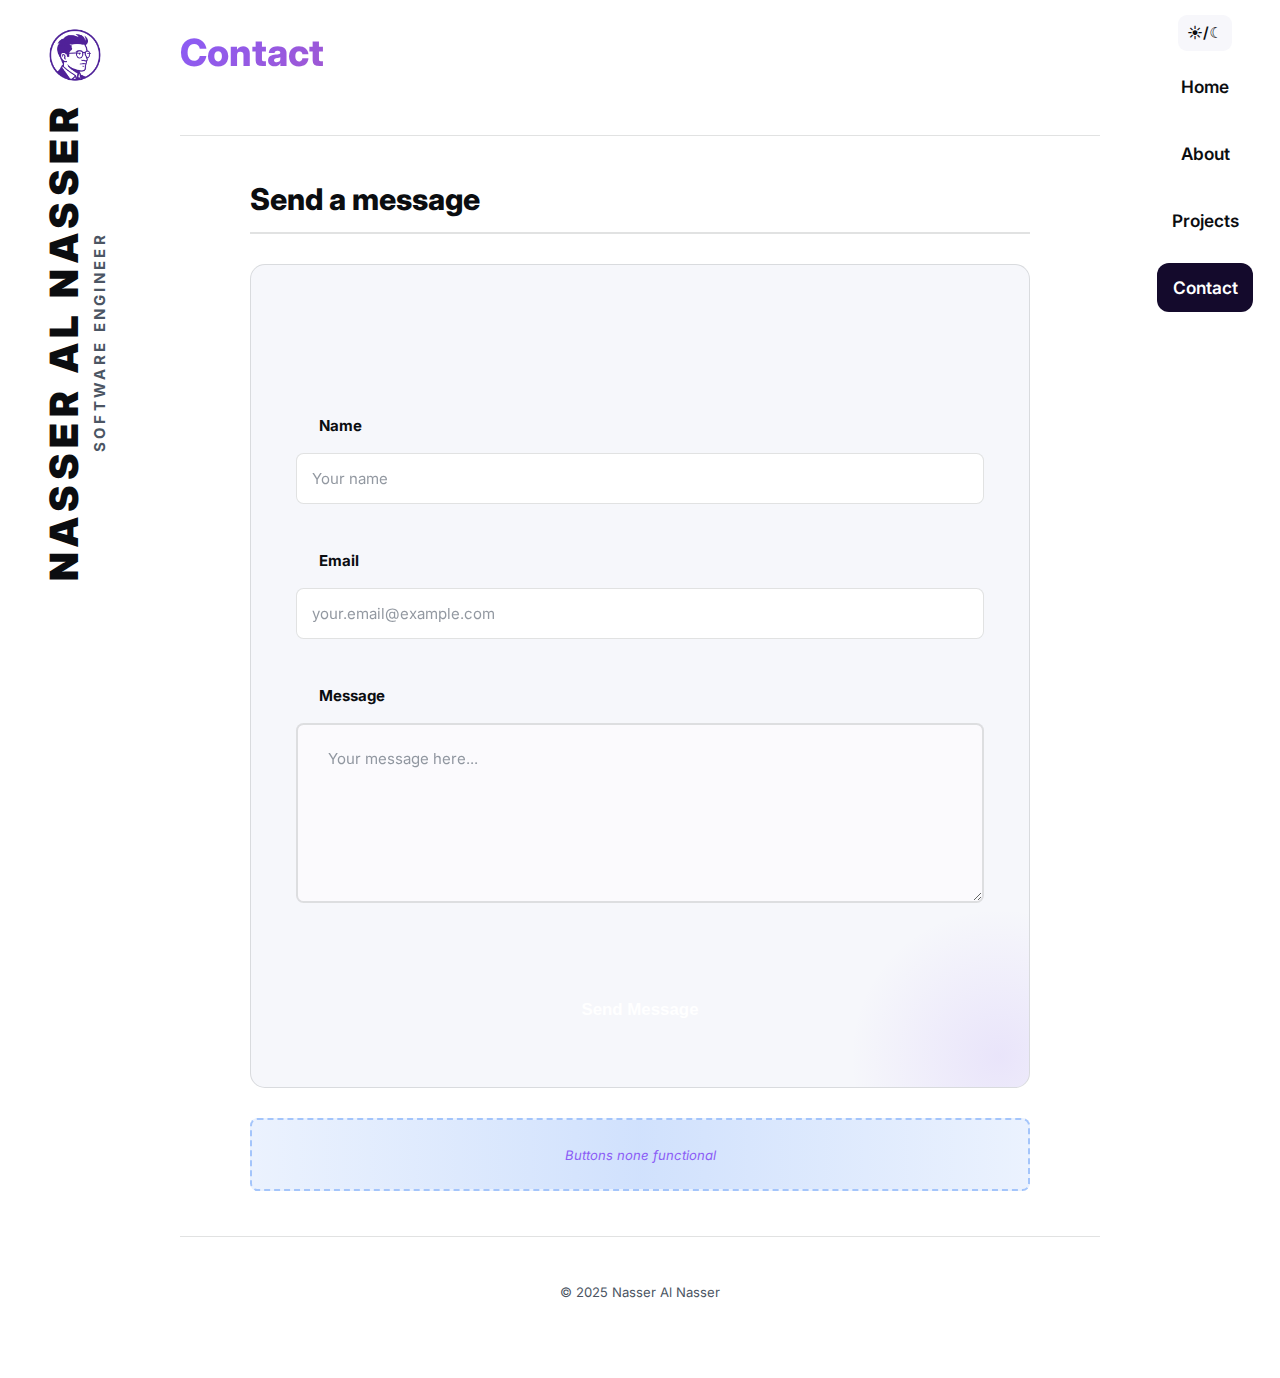
<file: contact.html>
<!DOCTYPE html>
<html lang="en">
<head>
  <meta charset="utf-8" />
  <meta name="viewport" content="width=device-width, initial-scale=1" />
  <title>Contact — Nasser Al Nasser</title>
   <link rel="icon" href="images/headshot.jpg" type="image/jpg">
  <link rel="icon" href="data:," />
  <script>/* placeholder */</script>
  <link rel="preconnect" href="https://fonts.googleapis.com">
  <link rel="stylesheet" href="https://fonts.googleapis.com/css2?family=Inter:wght@400;600;800&display=swap">
  <link rel="stylesheet" href="/styles/theme.css">
  <link rel="stylesheet" href="/styles/nav.css">
  <link rel="stylesheet" href="/styles/contact.css">
</head>

<body class="frame">
  <!-- Left Rail-->
  <aside class="rail rail--brand" aria-label="Brand">
    <a class="brand" href="index.html">
      <img class="brand__logo" src="images/logo.png" alt="">
      <span class="brand__text">
        <span class="brand__name">NASSER AL NASSER</span>
        <span class="brand__role">SOFTWARE ENGINEER</span>
      </span>
    </a>
  </aside>

  <main class="content" id="main-content">
    <header class="page-header">
      <h1>Contact</h1>
    </header>

    <section class="contact-section" aria-labelledby="form-title">
      <h2 id="form-title">Send a message</h2>

      <form class="contact-form" action="#" method="post">
        <fieldset class="form-fieldset">
          <legend class="form-legend">Contact Form</legend>

          <div class="form-group">
            <label for="name" class="form-label">Name</label>
            <input id="name" name="name" type="text" class="form-input" placeholder="Your name" required />
          </div>

          <div class="form-group">
            <label for="email" class="form-label">Email</label>
            <input id="email" name="email" type="email" class="form-input" placeholder="your.email@example.com" required />
          </div>

          <div class="form-group">
            <label for="msg" class="form-label">Message</label>
            <textarea id="msg" name="msg" rows="5" class="form-textarea" placeholder="Your message here..."></textarea>
          </div>

          <div class="form-actions">
            <button type="submit" class="btn-submit">Send Message</button>
          </div>
        </fieldset>
      </form>

      <p class="form-notice"><small><em>Buttons none functional</em></small></p>
    </section>
    
    <footer class="page-footer">
      <p>&copy; 2025 Nasser Al Nasser</p>
    </footer>
  </main>

  <!-- Right Rail -->
  <nav class="rail rail--nav" aria-label="Primary">
    <!-- Theme toggle -->
    <label class="theme-toggle" for="theme-toggle" title="Toggle light/dark">☀︎/☾</label>
    <input hidden type="checkbox" id="theme-toggle" aria-label="Toggle light or dark theme">
    
    <ul class="vnav">
      <li><a href="index.html">Home</a></li>
      <li><a href="about.html">About</a></li>
      <li><a href="projects.html">Projects</a></li>
      <li><a href="contact.html" aria-current="page">Contact</a></li>
    </ul>
  </nav>

</body>
</html>
</file>
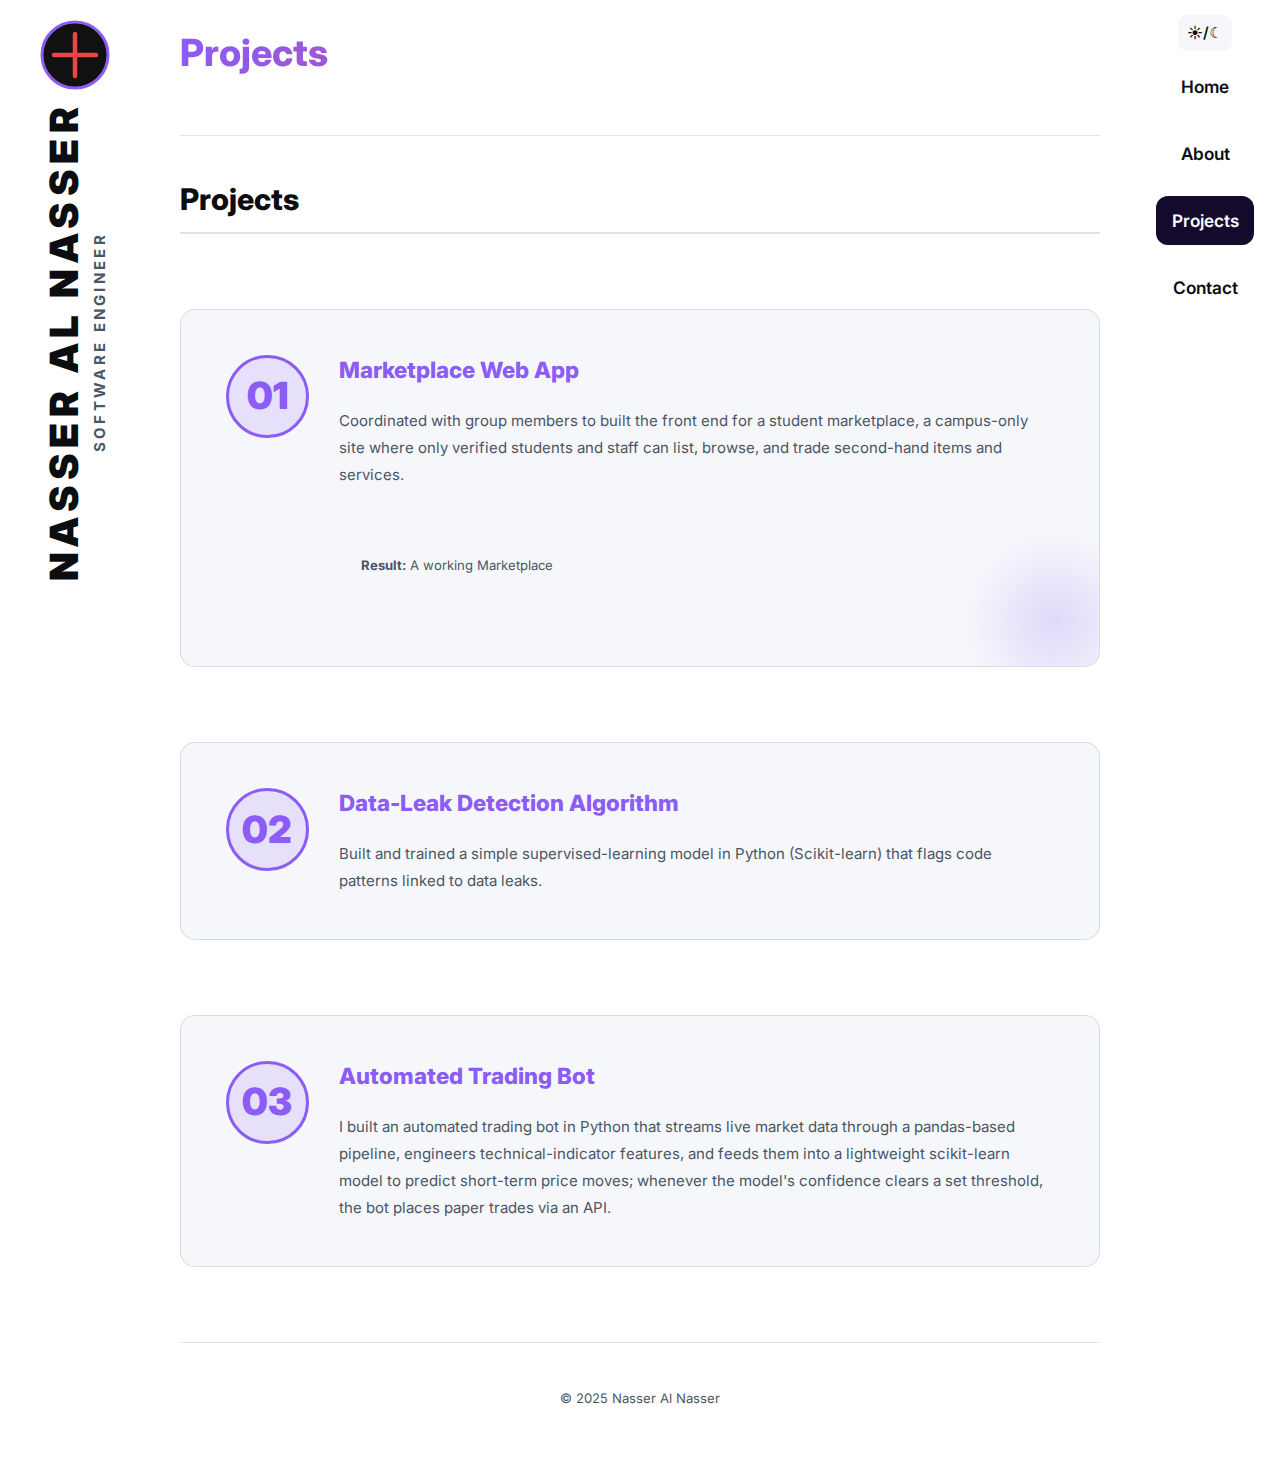
<file: projects.html>
<!DOCTYPE html>
<html lang="en">
<head>
  <meta charset="utf-8" />
  <meta name="viewport" content="width=device-width, initial-scale=1" />
  <title>Projects — Nasser Al Nasser</title>
  <link rel="icon" href="data:," />
  <script>/* placeholder */</script>
  <link rel="preconnect" href="https://fonts.googleapis.com">
  <link rel="stylesheet" href="https://fonts.googleapis.com/css2?family=Inter:wght@400;600;800&display=swap">
  <link rel="stylesheet" href="/styles/theme.css">
  <link rel="stylesheet" href="/styles/nav.css">
  <link rel="stylesheet" href="/styles/projects.css">
</head>

<body class="frame">
  <!-- LEFT RAIL -->
  <aside class="rail rail--brand" aria-label="Brand">
    <a class="brand" href="index.html">
      <img class="brand__logo" src="images/placeholder-logo.svg" alt="">
      <span class="brand__text">
        <span class="brand__name">NASSER AL NASSER</span>
        <span class="brand__role">SOFTWARE ENGINEER</span>
      </span>
    </a>
  </aside>

  <main class="content" id="main-content">
    <header class="page-header">
      <h1>Projects</h1>
    </header>
    
    <section class="projects-list" aria-labelledby="list">
      <h2 id="list">Projects</h2>

      <article class="project-card project-card--marketplace" aria-labelledby="p1">
        <div class="project-number">01</div>
        <div class="project-content">
          <h3 id="p1">Marketplace Web App</h3>
          <p class="project-description">
            Coordinated with group members to built the front end for a student marketplace, a campus-only site where only verified students and staff can list, browse, and trade second-hand items and services.
          </p>
          <project-card class="project-result">
            <p><strong>Result:</strong> A working Marketplace</p>
          </project-card>
        </div>
      </article>

      <article class="project-card project-card--detection" aria-labelledby="p2">
        <div class="project-number">02</div>
        <div class="project-content">
          <h3 id="p2">Data-Leak Detection Algorithm</h3>
          <p class="project-description">
            Built and trained a simple supervised-learning model in Python (Scikit-learn) that flags code patterns linked to data leaks.
          </p>
        </div>
      </article>

      <article class="project-card project-card--trading" aria-labelledby="p3">
        <div class="project-number">03</div>
        <div class="project-content">
          <h3 id="p3">Automated Trading Bot</h3>
          <p class="project-description">
            I built an automated trading bot in Python that streams live market data through a pandas-based pipeline, engineers technical-indicator features, and feeds them into a lightweight scikit-learn model to predict short-term price moves; whenever the model's confidence clears a set threshold, the bot places paper trades via an API.
          </p>
        </div>
      </article>
    </section>
    
    <footer class="page-footer">
      <p>&copy; 2025 Nasser Al Nasser</p>
    </footer>
  </main>

  <!-- Right Rail -->
  <nav class="rail rail--nav" aria-label="Primary">
    <!-- Theme toggle -->
    <label class="theme-toggle" for="theme-toggle" title="Toggle light/dark">☀︎/☾</label>
    <input hidden type="checkbox" id="theme-toggle" aria-label="Toggle light or dark theme">
    
    <ul class="vnav">
      <li><a href="index.html">Home</a></li>
      <li><a href="about.html">About</a></li>
      <li><a href="projects.html" aria-current="page">Projects</a></li>
      <li><a href="contact.html">Contact</a></li>
    </ul>
  </nav>

</body>
</html>
</file>
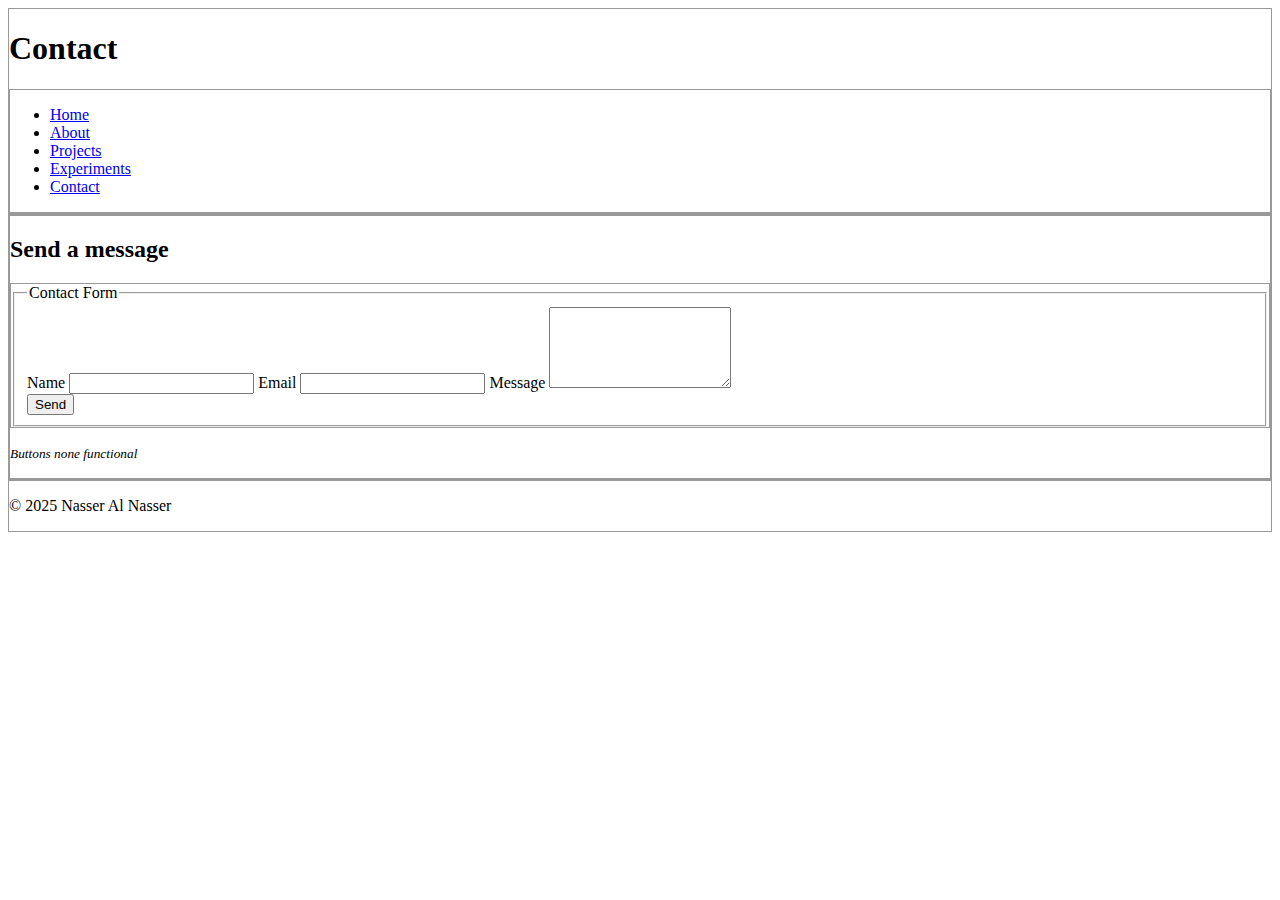
<file: Code/contact.html>
<!DOCTYPE html>
<html lang="en">
<head>
  <meta charset="utf-8" />
  <meta name="viewport" content="width=device-width, initial-scale=1" />
  <title>Contact — Nasser Al Nasser</title>
  <link rel="icon" href="data:," />
  <style>
    header, nav, main, section, footer, form { border: 1px solid #999; }
    project-card { display:block; padding:8px; border:1px dashed #666; }
  </style>
  <script>/* placeholder */</script>
</head>
<body>
  <header>
    <h1>Contact</h1>
    <nav aria-label="Primary">
      <ul>
        <li><a href="index.html">Home</a></li>
        <li><a href="about.html">About</a></li>
        <li><a href="projects.html">Projects</a></li>
        <li><a href="experiments.html">Experiments</a></li>
        <li><a href="contact.html" aria-current="page">Contact</a></li>
      </ul>
    </nav>
  </header>

  <main>
    <section aria-labelledby="form-title">
      <h2 id="form-title">Send a message</h2>

      <form action="#" method="post">
        <fieldset>
          <legend>Contact Form</legend>

          <label for="name">Name</label>
          <input id="name" name="name" type="text" required />

          <label for="email">Email</label>
          <input id="email" name="email" type="email" required />

          <label for="msg">Message</label>
          <textarea id="msg" name="msg" rows="5"></textarea>

          <div>
            <button type="submit">Send</button>
          </div>
        </fieldset>
      </form>

      <p><small><em>Buttons none functional</em></small></p>
    </section>
  </main>

  <footer>
    <p>&copy; 2025 Nasser Al Nasser</p>
  </footer>
</body>
</html>
</file>
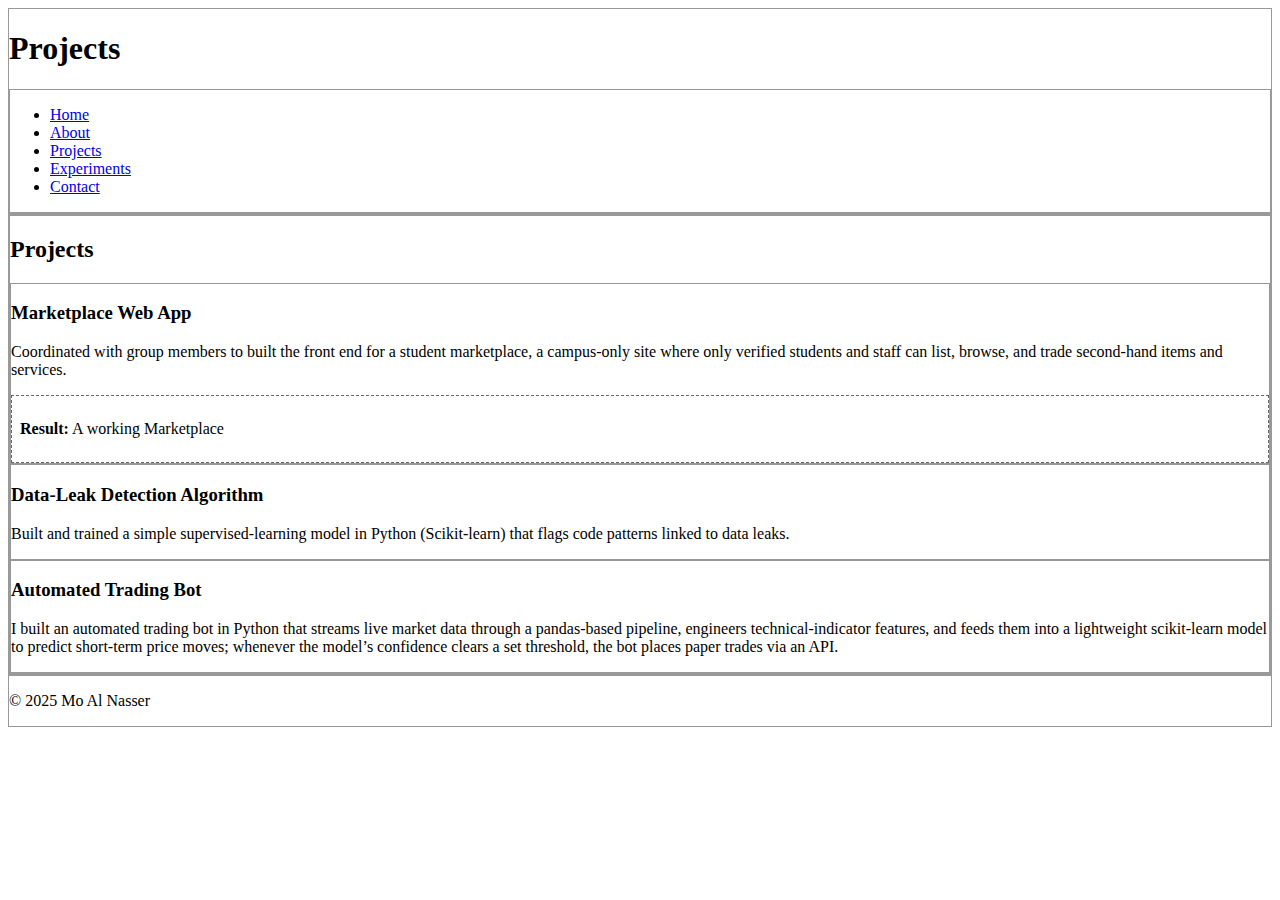
<file: Code/projects.html>
<!DOCTYPE html>
<html lang="en">
<head>
  <meta charset="utf-8" />
  <meta name="viewport" content="width=device-width, initial-scale=1" />
  <title>Projects — Nasser Al Nasser</title>
  <link rel="icon" href="data:," />
  <style>
    header, nav, main, section, article, footer { border: 1px solid #999; }
    project-card { display:block; padding:8px; border:1px dashed #666; }
  </style>
  <script>/* placeholder */</script>
</head>
<body>
  <header>
    <h1>Projects</h1>
    <nav aria-label="Primary">
      <ul>
        <li><a href="index.html">Home</a></li>
        <li><a href="about.html">About</a></li>
        <li><a href="projects.html" aria-current="page">Projects</a></li>
        <li><a href="experiments.html">Experiments</a></li>
        <li><a href="contact.html">Contact</a></li>
      </ul>
    </nav>
  </header>

  <main>
    <section aria-labelledby="list">
      <h2 id="list">Projects</h2>

      <article aria-labelledby="p1">
        <h3 id="p1">Marketplace Web App</h3>
        <p>
          Coordinated with group members to built the front end for a student marketplace, a campus-only site where only verified students and staff can list, browse, and trade second-hand items and services.
        </p>
        <project-card>
          <p><strong>Result:</strong> A working Marketplace</p>
        </project-card>
      </article>

      <article aria-labelledby="p2">
        <h3 id="p2">Data-Leak Detection Algorithm</h3>
        <p>Built and trained a simple supervised-learning model in Python (Scikit-learn) that flags code patterns linked to data leaks.</p>
      </article>

      <article aria-labelledby="p3">
        <h3 id="p3">Automated Trading Bot</h3>
        <p>I built an automated trading bot in Python that streams live market data through a pandas-based pipeline, engineers technical-indicator features, and feeds them into a lightweight scikit-learn model to predict short-term price moves; whenever the model’s confidence clears a set threshold, the bot places paper trades via an API.</p>
      </article>
    </section>
  </main>

  <footer>
    <p>&copy; 2025 Mo Al Nasser</p>
  </footer>
</body>
</html>
</file>
<file: styles/theme.css>
:root {
  color-scheme: light dark; 
  

  --bg: #0b0d10;
  --surface: #12161c;
  --ink: #e7ebf1;
  --muted: #a6adbb;
  --accent-red: #ef4444;     
  --accent-purple: #8b5cf6;
  --accent-blue: #3b82f6;
  --link: color-mix(in oklab, var(--accent-purple), white 12%);
  --border: color-mix(in oklab, var(--ink), transparent 85%);
  --hover-bg: color-mix(in oklab, var(--surface), white 8%);
  

  --rail-w: 150px;
  --content-max: 78rem;
  --radius: 1rem;
  --radius-sm: 0.5rem;
  --spacing-xs: 0.5rem;
  --spacing-sm: 1rem;
  --spacing-md: 1.5rem;
  --spacing-lg: 2rem;
  --spacing-xl: 3rem;
  

  --font-base: 1rem;
  --font-sm: 0.875rem;
  --font-lg: 1.125rem;
  --font-xl: 1.25rem;
  --font-2xl: 1.5rem;
  --font-3xl: 2rem;
  --font-4xl: 2.5rem;

  --transition-fast: 150ms;
  --transition-base: 250ms;
  --transition-slow: 350ms;
}

@media (prefers-color-scheme: light) {
  :root {
    --bg: #ffffff;
    --surface: #f6f7fb;
    --ink: #0b0d10;
    --muted: #4b5563;
    --link: color-mix(in oklab, var(--accent-purple), black 10%);
    --border: color-mix(in oklab, var(--ink), transparent 88%);
    --hover-bg: color-mix(in oklab, var(--surface), black 5%);
  }
}

html:has(#theme-toggle:checked) {
  --bg: #ffffff;
  --surface: #f6f7fb;
  --ink: #0b0d10;
  --muted: #4b5563;
  --link: color-mix(in oklab, var(--accent-purple), black 10%);
  --border: color-mix(in oklab, var(--ink), transparent 88%);
  --hover-bg: color-mix(in oklab, var(--surface), black 5%);
}


*, *::before, *::after {
  box-sizing: border-box;
}

html {
  scroll-behavior: smooth;
}

html, body {
  margin: 0;
  padding: 0;
  background: var(--bg, #0b0d10);
  color: var(--ink, #e7ebf1);
  font-family: "Inter", system-ui, -apple-system, "Segoe UI", Roboto, Arial, sans-serif;
  line-height: 1.6;
  font-size: clamp(15px, 1vw, 18px);
}


h1, h2, h3, h4, h5, h6 {
  line-height: 1.2;
  font-weight: 800;
  margin-block-start: 0;
  margin-block-end: var(--spacing-md, 1.5rem);
}

h1 {
  font-size: clamp(var(--font-3xl, 2rem), 4vw, var(--font-4xl, 2.5rem));
  background: linear-gradient(135deg, var(--accent-purple) 0%, var(--accent-red) 100%);
  -webkit-background-clip: text;
  -webkit-text-fill-color: transparent;
  background-clip: text;
  margin-block-end: var(--spacing-lg, 2rem);
}

h2 {
  font-size: clamp(var(--font-2xl, 1.5rem), 3vw, var(--font-3xl, 2rem));
  color: var(--ink, #e7ebf1);
  border-bottom: 2px solid var(--border, rgba(231, 235, 241, 0.15));
  padding-block-end: var(--spacing-sm, 1rem);
  margin-block-end: var(--spacing-lg, 2rem);
}

h3 {
  font-size: clamp(var(--font-xl, 1.25rem), 2vw, var(--font-2xl, 1.5rem));
  color: var(--accent-purple, #8b5cf6);
}

p {
  margin-block: var(--spacing-sm, 1rem);
}

a {
  color: var(--link, #a48ef9);
  text-decoration: none;
  transition: color var(--transition-fast, 150ms) ease;
  
  &:hover {
    color: var(--accent-purple, #8b5cf6);
    text-decoration: underline;
  }
  
  &:focus-visible {
    outline: 2px solid var(--accent-purple, #8b5cf6);
    outline-offset: 2px;
    border-radius: var(--radius-sm, 0.5rem);
  }
}

strong, b {
  font-weight: 700;
  color: var(--ink, #e7ebf1);
}

em, i {
  font-style: italic;
  color: var(--accent-purple, #8b5cf6);
}

small {
  font-size: var(--font-sm, 0.875rem);
  color: var(--muted, #a6adbb);
}


section {
  margin-block-end: var(--spacing-xl, 3rem);
  animation: fadeInUp var(--transition-slow, 350ms) ease-out;
}

@keyframes fadeInUp {
  from {
    opacity: 0;
    transform: translateY(1rem);
  }
  to {
    opacity: 1;
    transform: translateY(0);
  }
}

header {
  margin-block-end: var(--spacing-xl, 3rem);
  padding-block-end: var(--spacing-lg, 2rem);
  border-bottom: 1px solid var(--border, rgba(231, 235, 241, 0.15));
}

footer {
  margin-block-start: var(--spacing-xl, 3rem);
  padding-block: var(--spacing-lg, 2rem);
  border-top: 1px solid var(--border, rgba(231, 235, 241, 0.15));
  text-align: center;
  color: var(--muted, #a6adbb);
  font-size: var(--font-sm, 0.875rem);
}

project-card {
  display: block;
  background: var(--surface, #12161c);
  border: 1px solid var(--border, rgba(231, 235, 241, 0.15));
  border-radius: var(--radius, 1rem);
  padding: var(--spacing-md, 1.5rem);
  margin-block: var(--spacing-md, 1.5rem);
  transition: all var(--transition-base, 250ms) ease;
  
  &:hover {
    transform: translateY(-2px);
    box-shadow: 0 8px 24px color-mix(in oklab, var(--accent-purple), transparent 85%);
    border-color: var(--accent-purple, #8b5cf6);
  }
}


article {
  background: var(--surface, #12161c);
  border: 1px solid var(--border, rgba(231, 235, 241, 0.15));
  border-radius: var(--radius, 1rem);
  padding: var(--spacing-lg, 2rem);
  margin-block-end: var(--spacing-lg, 2rem);
  transition: all var(--transition-base, 250ms) ease;
  
  &:hover {
    border-color: color-mix(in oklab, var(--accent-purple), transparent 50%);
    box-shadow: 0 4px 16px color-mix(in oklab, var(--accent-purple), transparent 90%);
  }
  
  & h3 {
    margin-block-start: 0;
  }
  
  & p {
    color: var(--muted, #a6adbb);
  }
}


ul, ol {
  padding-inline-start: var(--spacing-md, 1.5rem);
  margin-block: var(--spacing-md, 1.5rem);
  
  & li {
    margin-block-end: var(--spacing-xs, 0.5rem);
    color: var(--ink, #e7ebf1);
    
    &::marker {
      color: var(--accent-purple, #8b5cf6);
    }
  }
}


img {
  max-inline-size: 100%;
  block-size: auto;
  border-radius: var(--radius, 1rem);
  transition: transform var(--transition-base, 250ms) ease;
  
  &:hover {
    transform: scale(1.02);
  }
}

picture {
  display: block;
  margin-block: var(--spacing-lg, 2rem);
  
  & img {
    inline-size: 100%;
    block-size: auto;
    object-fit: cover;
    border-radius: var(--radius, 1rem);
  }
}

svg {
  display: block;
  max-inline-size: 100%;
  block-size: auto;
}


form {
  background: var(--surface, #12161c);
  border: 1px solid var(--border, rgba(231, 235, 241, 0.15));
  border-radius: var(--radius, 1rem);
  padding: var(--spacing-lg, 2rem);
}

fieldset {
  border: none;
  padding: 0;
  margin: 0;
  
  & legend {
    font-size: var(--font-xl, 1.25rem);
    font-weight: 700;
    color: var(--accent-purple, #8b5cf6);
    margin-block-end: var(--spacing-md, 1.5rem);
  }
}

label {
  display: block;
  font-weight: 600;
  margin-block-start: var(--spacing-md, 1.5rem);
  margin-block-end: var(--spacing-xs, 0.5rem);
  color: var(--ink, #e7ebf1);
}

input[type="text"],
input[type="email"],
textarea {
  inline-size: 100%;
  padding: var(--spacing-sm, 1rem);
  border: 1px solid var(--border, rgba(231, 235, 241, 0.15));
  border-radius: var(--radius-sm, 0.5rem);
  background: var(--bg, #0b0d10);
  color: var(--ink, #e7ebf1);
  font-family: inherit;
  font-size: var(--font-base, 1rem);
  transition: all var(--transition-fast, 150ms) ease;
  
  &:focus {
    outline: none;
    border-color: var(--accent-purple, #8b5cf6);
    box-shadow: 0 0 0 3px color-mix(in oklab, var(--accent-purple), transparent 85%);
  }
  
  &::placeholder {
    color: var(--muted, #a6adbb);
  }
}

textarea {
  resize: vertical;
  min-block-size: 8rem;
}

button {
  display: inline-block;
  padding: var(--spacing-sm, 1rem) var(--spacing-lg, 2rem);
  margin-block-start: var(--spacing-md, 1.5rem);
  background: linear-gradient(135deg, var(--accent-purple) 0%, var(--accent-red) 100%);
  color: white;
  font-weight: 700;
  font-size: var(--font-base, 1rem);
  border: none;
  border-radius: var(--radius-sm, 0.5rem);
  cursor: pointer;
  transition: all var(--transition-base, 250ms) ease;
  
  &:hover {
    transform: translateY(-2px);
    box-shadow: 0 8px 16px color-mix(in oklab, var(--accent-purple), transparent 70%);
  }
  
  &:active {
    transform: translateY(0);
  }
  
  &:focus-visible {
    outline: 2px solid var(--accent-purple, #8b5cf6);
    outline-offset: 2px;
  }
}


iframe {
  inline-size: 100%;
  max-inline-size: 100%;
  border: 1px solid var(--border, rgba(231, 235, 241, 0.15));
  border-radius: var(--radius, 1rem);
  background: var(--surface, #12161c);
}


section:has(> h2#intro-title),
section:has(> h2#featured-projects) {
  position: relative;
  padding: var(--spacing-lg, 2rem);
  background: var(--surface, #12161c);
  border-radius: var(--radius, 1rem);
  
  &::before {
    content: '';
    position: absolute;
    inset: -2px;
    background: linear-gradient(135deg, var(--accent-purple), var(--accent-red));
    border-radius: inherit;
    z-index: -1;
    opacity: 0.3;
    transition: opacity var(--transition-base, 250ms) ease;
  }
  
  &:hover::before {
    opacity: 0.5;
  }
}


section:has(> h2#skills) ol {
  display: grid;
  grid-template-columns: repeat(auto-fit, minmax(8rem, 1fr));
  gap: var(--spacing-sm, 1rem);
  list-style: none;
  padding: 0;
  
  & li {
    background: var(--surface, #12161c);
    padding: var(--spacing-sm, 1rem);
    border-radius: var(--radius-sm, 0.5rem);
    border: 1px solid var(--border, rgba(231, 235, 241, 0.15));
    text-align: center;
    font-weight: 600;
    transition: all var(--transition-base, 250ms) ease;
    
    &:hover {
      border-color: var(--accent-purple, #8b5cf6);
      transform: translateY(-4px);
      box-shadow: 0 4px 12px color-mix(in oklab, var(--accent-purple), transparent 85%);
    }
  }
}


section:has(> h2#featured-projects) ul {
  list-style: none;
  padding: 0;
  
  & li {
    position: relative;
    padding-inline-start: var(--spacing-md, 1.5rem);
    margin-block-end: var(--spacing-sm, 1rem);
    
    &::before {
      content: '→';
      position: absolute;
      inset-inline-start: 0;
      color: var(--accent-red, #ef4444);
      font-weight: 700;
    }
  }
}


noscript {
  display: block;
  background: color-mix(in oklab, var(--accent-red), transparent 85%);
  color: var(--accent-red, #ef4444);
  padding: var(--spacing-sm, 1rem);
  border-radius: var(--radius-sm, 0.5rem);
  text-align: center;
  margin-block-end: var(--spacing-md, 1.5rem);
}

@media (max-width: 820px) {
  :root {
    --spacing-xl: 2rem;
    --spacing-lg: 1.5rem;
  }
  
  h1 {
    font-size: var(--font-3xl, 2rem);
  }
  
  h2 {
    font-size: var(--font-2xl, 1.5rem);
  }
  
  section {
    margin-block-end: var(--spacing-lg, 1.5rem);
  }
  
  article {
    padding: var(--spacing-md, 1.5rem);
  }
  
  section:has(> h2#skills) ol {
    grid-template-columns: repeat(auto-fit, minmax(6rem, 1fr));
  }
}


@media (max-width: 480px) {
  :root {
    --spacing-xl: 1.5rem;
    --spacing-lg: 1rem;
    --spacing-md: 0.75rem;
  }
  
  h1 {
    font-size: var(--font-2xl, 1.5rem);
  }
  
  article {
    padding: var(--spacing-sm, 1rem);
  }
  
  button {
    inline-size: 100%;
  }
  
  section:has(> h2#intro-title),
  section:has(> h2#featured-projects) {
    padding: var(--spacing-md, 1.5rem);
  }
  
  section:has(> h2#skills) ol {
    grid-template-columns: 1fr;
  }
  
  form {
    padding: var(--spacing-md, 1.5rem);
  }
}

@media print {
  .rail {
    display: none;
  }
  
  .frame {
    grid-template-columns: 1fr;
  }
  
  .content {
    max-inline-size: 100%;
  }
}
</file>
<file: styles/nav.css>
html, body { height: 100%; }
body { margin: 0; overflow-y: auto; }

.frame {
  display: grid;
  grid-template-columns: var(--rail-w) minmax(0, 1fr) var(--rail-w);
  min-height: 100dvh;
}

.rail {
  position: sticky;
  top: 0;
  align-self: start;
  height: 100dvh;
  background: var(--bg);
  display: flex;
  flex-direction: column;
  align-items: center;
  padding-block: 1.25rem;
  z-index: 10;
}

.frame > :nth-child(2) {
  min-width: 0;
}

.content {
  width: min(100% - 2rem, var(--content-max));
  margin-inline: auto;
  padding: clamp(1rem, 3dvw, 2rem) 1rem;
}

.rail--nav {
  display: flex;
  flex-direction: column;
  justify-content: flex-start;
  align-items: stretch;
  padding-block: .75rem;
}

.brand {
  display: grid;
  grid-template-rows: auto auto;
  place-items: center;
  gap: .75rem;
  text-decoration: none;
  color: inherit;
}

.brand__logo { inline-size: 72px; block-size: 72px; border-radius: 999px; }

.brand__text { display: flex; gap: .6rem; align-items: center; }

.brand__name,
.brand__role {
  writing-mode: vertical-rl;
  text-orientation: mixed;
  transform: rotate(180deg);
  line-height: 1;
}

.brand__name {
  font-weight: 900;
  font-size: clamp(1.15rem, .5rem + 3.6vw, 2.6rem);
  letter-spacing: .14em;
  text-transform: uppercase;
}

.brand__role {
  font-weight: 700;
  font-size: clamp(.7rem, .45rem + 1.1vw, 1rem);
  letter-spacing: .22em;
  color: var(--muted);
}

.theme-toggle {
  align-self: center;
  margin: .25rem 0 .75rem;
  padding: .4em .65em;
  border-radius: .6rem;
  background: color-mix(in oklab, var(--surface), white 6%);
  cursor: pointer;
  color: var(--ink);
}

.vnav {
  display: grid;
  place-items: center;
  gap: .75rem;
  list-style: none;
  margin: 0;
  padding: 0;
}

.vnav a {
  display: inline-block;
  padding: .6em .9em;
  border-radius: .8rem;
  font-weight: 600;
  font-size: clamp(.95rem, .8rem + .6vw, 1.15rem);
  color: var(--ink);
  text-decoration: none;
  transition: transform .18s ease, background-color .18s ease, color .18s ease;
  background: transparent;
}

.vnav a:hover,
.vnav a:focus-visible {
  transform: translateY(-1px);
  background: color-mix(in oklab, var(--accent-purple), black 80%);
  color: #fff;
}

.vnav a[aria-current="page"] {
  background: color-mix(in oklab, var(--accent-purple), black 70%);
  color: #fff;
}

@media (max-width: 820px) {
  .frame {
    grid-template-columns: 1fr;
    grid-template-rows: auto 1fr auto;
    min-height: 100dvh;
  }

  .rail--brand {
    grid-row: 1;
    grid-column: 1;
    position: sticky;
    top: 0;
    flex-direction: row;
    justify-content: space-between;
    padding-inline: 1rem;
  }

  .brand__logo { inline-size: 56px; block-size: 56px; }
  .brand__text { gap: .5rem; }
  .brand__name, .brand__role { writing-mode: horizontal-tb; transform: none; }
  .brand__name { letter-spacing: .06em; }
  .brand__role { letter-spacing: .1em; }

  .rail--nav {
    grid-row: 3;
    grid-column: 1;
    position: sticky;
    bottom: 0;
    height: auto;
  }

  .vnav { grid-auto-flow: column; gap: .9rem; padding-block: .6rem; justify-content: center; }
}
</file>
<file: styles/contact.css>
.contact-section {
  max-inline-size: 52rem;
  margin-inline: auto;
}


.contact-form {
  background: var(--surface);
  border: 1px solid var(--border);
  border-radius: var(--radius);
  padding: var(--spacing-xl);
  position: relative;
  overflow: hidden;
  animation: formFadeIn 0.8s ease-out;
}
.contact-form::before {
  content: '';
  position: absolute;
  inset-block-start: 0;
  inset-inline-start: 0;
  inline-size: 100%;
  block-size: 6px;
  background: linear-gradient(90deg, var(--accent-purple), var(--accent-cyan), var(--accent-pink), var(--accent-purple));
  background-size: 200% 100%;
  transform: scaleX(0);
  transform-origin: left;
  transition: transform var(--transition-slow) ease;
  animation: gradientSlide 3s linear infinite;
  pointer-events: none;
}
.contact-form:focus-within::before { transform: scaleX(1); }
.contact-form::after {
  content: '';
  position: absolute;
  inset-block-end: -8rem;
  inset-inline-end: -8rem;
  inline-size: 20rem;
  block-size: 20rem;
  background: radial-gradient(circle, color-mix(in oklab, var(--accent-purple), transparent 88%) 0%, transparent 70%);
  pointer-events: none;
  animation: orbRotate 25s linear infinite;
}

@keyframes formFadeIn {
  from { opacity: 0; transform: scale(0.96) translateY(20px); filter: blur(10px); }
  to   { opacity: 1; transform: scale(1) translateY(0); filter: blur(0); }
}
@keyframes gradientSlide { 0% { background-position: 0% 0%; } 100% { background-position: 200% 0%; } }
@keyframes orbRotate { from { transform: rotate(0deg); } to { transform: rotate(360deg); } }

.form-fieldset {
  border: none;
  padding: 0;
  margin: 0;
  position: relative;
  z-index: 1;
}


.form-legend {
  font-size: clamp(var(--font-xl), 2vw, var(--font-2xl));
  font-weight: 800;
  background: linear-gradient(135deg, var(--accent-purple), var(--accent-cyan), var(--accent-pink));
  background-size: 200% 200%;
  -webkit-background-clip: text;
  -webkit-text-fill-color: transparent;
  background-clip: text;
  margin-block-end: var(--spacing-xl);
  animation: shimmer 4s ease-in-out infinite;
}
@keyframes shimmer { 0%,100% { background-position: 0% 50%; } 50% { background-position: 100% 50%; } }


.form-group { margin-block-end: var(--spacing-xl); position: relative; }
.form-label {
  display: block;
  font-weight: 700;
  font-size: var(--font-base);
  margin-block-end: var(--spacing-sm);
  color: var(--ink);
  transition: all var(--transition-base) ease;
  position: relative;
  padding-inline-start: var(--spacing-md);
}
.form-label::before {
  content: '';
  position: absolute;
  inset-inline-start: 0;
  inset-block-start: 50%;
  transform: translateY(-50%);
  inline-size: 0.25rem;
  block-size: 0;
  background: linear-gradient(180deg, var(--accent-purple), var(--accent-cyan));
  border-radius: 2px;
  transition: block-size var(--transition-base) ease;
}
.form-group:focus-within .form-label { color: var(--accent-purple); }
.form-group:focus-within .form-label::before { block-size: 100%; }

/* Required field indicator */
.form-label span[aria-hidden="true"] {
  color: var(--accent-red);
  margin-inline-start: 0.25em;
}


.form-input,
.form-textarea {
  inline-size: 100%;
  padding: var(--spacing-md) var(--spacing-lg);
  border: 2px solid var(--border);
  border-radius: var(--radius-sm);
  background: color-mix(in oklab, var(--bg), transparent 50%);
  backdrop-filter: blur(10px);
  color: var(--ink);
  font-family: inherit;
  font-size: var(--font-base);
  transition: all var(--transition-base) ease;
  position: relative;
}
.form-input::placeholder,
.form-textarea::placeholder { color: var(--muted); opacity: 0.6; }
.form-input:focus,
.form-textarea:focus {
  outline: none;
  border-color: var(--accent-purple);
  background: var(--bg);
  box-shadow:
    0 0 0 4px color-mix(in oklab, var(--accent-purple), transparent 92%),
    0 8px 24px color-mix(in oklab, var(--accent-purple), transparent 80%),
    inset 0 0 20px color-mix(in oklab, var(--accent-purple), transparent 95%);
  transform: translateY(-3px);
}
.form-input:hover:not(:focus),
.form-textarea:hover:not(:focus) { border-color: color-mix(in oklab, var(--accent-purple), transparent 50%); }

/* Validation states */
.form-input:valid:not(:placeholder-shown),
.form-textarea:valid:not(:placeholder-shown) { border-color: color-mix(in oklab, var(--accent-cyan), transparent 40%); }
.form-input[aria-invalid="true"],
.form-textarea[aria-invalid="true"] { 
  border-color: var(--accent-red); 
  box-shadow: 0 0 0 4px color-mix(in oklab, var(--accent-red), transparent 92%);
}

.form-textarea { resize: vertical; min-block-size: 12rem; line-height: 1.6; }


.form-actions { margin-block-start: var(--spacing-xl); display: flex; justify-content: center; }


.btn-submit {
  display: inline-flex;
  align-items: center;
  justify-content: center;
  gap: var(--spacing-sm);
  padding: var(--spacing-md) var(--spacing-xl);
  background: linear-gradient(135deg, var(--accent-purple) 0%, var(--accent-cyan) 100%);
  color: white;
  font-weight: 800;
  font-size: var(--font-lg);
  border: none;
  border-radius: var(--radius-sm);
  cursor: pointer;
  position: relative;
  overflow: hidden;
  transition: all var(--transition-base) ease;
}
.btn-submit::before {
  content: '';
  position: absolute;
  inset: 0;
  background: linear-gradient(135deg, var(--accent-cyan) 0%, var(--accent-purple) 100%);
  opacity: 0;
  transition: opacity var(--transition-base) ease;
  pointer-events: none;
}
.btn-submit::after {
  content: '';
  position: absolute;
  inset-block-start: 50%;
  inset-inline-start: 50%;
  inline-size: 0;
  block-size: 0;
  border-radius: 50%;
  background: white;
  opacity: 0.3;
  transform: translate(-50%, -50%);
  pointer-events: none;
}
.btn-submit:hover {
  transform: translateY(-6px) scale(1.03);
  box-shadow:
    0 16px 48px color-mix(in oklab, var(--accent-purple), transparent 65%),
    0 0 60px color-mix(in oklab, var(--accent-purple), transparent 80%);
}
.btn-submit:hover::before { opacity: 1; }
.btn-submit:active {
  transform: translateY(-4px) scale(1.01);
  box-shadow: 0 8px 24px color-mix(in oklab, var(--accent-purple), transparent 70%);
}
.btn-submit:active::after {
  inline-size: 400px;
  block-size: 400px;
  opacity: 0;
  transition: inline-size 0.8s ease, block-size 0.8s ease, opacity 0.8s ease;
}
.btn-submit:focus-visible { outline: 3px solid white; outline-offset: 6px; }
.btn-submit > * { position: relative; z-index: 1; }


.form-notice {
  text-align: center;
  margin-block-start: var(--spacing-lg);
  padding: var(--spacing-md);
  background: color-mix(in oklab, var(--accent-blue), transparent 90%);
  border: 2px dashed color-mix(in oklab, var(--accent-blue), transparent 60%);
  border-radius: var(--radius-sm);
  position: relative;
  overflow: hidden;
}
.form-notice::before {
  content: '';
  position: absolute;
  inset: 0;
  background: linear-gradient(90deg, transparent, color-mix(in oklab, var(--accent-blue), transparent 85%), transparent);
  animation: shimmerNotice 2s ease-in-out infinite;
  pointer-events: none;
}
.form-notice small { position: relative; z-index: 1; color: var(--muted); font-size: var(--font-sm); }

@keyframes shimmerNotice { 0% { transform: translateX(-100%);} 100% { transform: translateX(100%);} }


/* Alternative contact section */
.alternative-contact {
  margin-block-start: var(--spacing-xl);
  padding: var(--spacing-lg);
  background: var(--surface);
  border: 1px solid var(--border);
  border-radius: var(--radius);
  text-align: center;
}

.contact-methods {
  list-style: none;
  padding: 0;
  margin: var(--spacing-lg) 0 0 0;
  display: flex;
  justify-content: center;
  gap: var(--spacing-lg);
  flex-wrap: wrap;
}

.contact-methods li a {
  display: inline-flex;
  align-items: center;
  gap: var(--spacing-xs);
  padding: var(--spacing-sm) var(--spacing-lg);
  background: color-mix(in oklab, var(--accent-purple), transparent 90%);
  border: 1px solid var(--border);
  border-radius: var(--radius-sm);
  color: var(--accent-purple);
  font-weight: 600;
  text-decoration: none;
  transition: all var(--transition-base) ease;
}

.contact-methods li a:hover {
  background: var(--accent-purple);
  color: white;
  transform: translateY(-4px);
  box-shadow: 0 8px 24px color-mix(in oklab, var(--accent-purple), transparent 70%);
}

.contact-methods li a::after {
  content: none;
}



.form-message {
  padding: var(--spacing-md);
  border-radius: var(--radius-sm);
  margin-block-start: var(--spacing-md);
  font-size: var(--font-sm);
  font-weight: 600;
  text-align: center;
  animation: slideDown 0.4s ease-out;
}
.form-message.success {
  background: color-mix(in oklab, var(--accent-cyan), transparent 88%);
  color: var(--accent-cyan);
  border: 1px solid var(--accent-cyan);
}
.form-message.error {
  background: color-mix(in oklab, var(--accent-red), transparent 88%);
  color: var(--accent-red);
  border: 1px solid var(--accent-red);
}
@keyframes slideDown { from { opacity: 0; transform: translateY(-10px);} to { opacity: 1; transform: translateY(0);} }


@media (max-width: 820px) {
  .contact-form { padding: var(--spacing-lg); }
  .form-input, .form-textarea { padding: var(--spacing-sm) var(--spacing-md); }
  .btn-submit { padding: var(--spacing-sm) var(--spacing-lg); }
}
@media (max-width: 480px) {
  .contact-form { padding: var(--spacing-md); }
  .form-legend { font-size: var(--font-xl); }
  .form-group { margin-block-end: var(--spacing-lg); }
  .btn-submit { inline-size: 100%; padding: var(--spacing-md); }
  .form-actions { margin-block-start: var(--spacing-lg); }
  .contact-methods { flex-direction: column; align-items: stretch; }
  .contact-methods li a { justify-content: center; }
}
</file>
<file: styles/projects.css>
/* Projects Page - Portfolio Showcase */

/* Project Filters */
.projects-filters {
  margin-block-end: var(--spacing-xl);
}

.tags {
  list-style: none;
  padding: 0;
  display: flex;
  gap: var(--spacing-sm);
  flex-wrap: wrap;
  
  & button {
    padding: var(--spacing-xs) var(--spacing-md);
    background: var(--surface);
    border: 1px solid var(--border);
    border-radius: var(--radius-sm);
    color: var(--ink);
    font-weight: 600;
    font-size: var(--font-sm);
    cursor: pointer;
    transition: all var(--transition-base) ease;
    position: relative;
    overflow: hidden;
    
    &::before {
      content: '';
      position: absolute;
      inset: 0;
      background: linear-gradient(135deg, var(--accent-purple), var(--accent-cyan));
      opacity: 0;
      transition: opacity var(--transition-base) ease;
    }
    
    &:hover {
      color: white;
      border-color: transparent;
      transform: translateY(-2px);
      box-shadow: 0 4px 12px color-mix(in oklab, var(--accent-purple), transparent 80%);
      
      &::before {
        opacity: 1;
      }
    }
    
    & > * {
      position: relative;
      z-index: 1;
    }
  }
}

/* Projects List */
.projects-list {
  display: grid;
  gap: var(--spacing-xl);
}

/* Project Cards - 3D Tilt Effect */
.project-card {
  display: grid;
  grid-template-columns: auto 1fr;
  gap: var(--spacing-lg);
  align-items: start;
  padding: var(--spacing-xl);
  background: var(--surface);
  border: 1px solid var(--border);
  border-radius: var(--radius);
  position: relative;
  overflow: hidden;
  transform-style: preserve-3d;
  transition: all var(--transition-slow) ease;
  
  &::before {
    content: '';
    position: absolute;
    inset-block-start: 0;
    inset-inline-start: -100%;
    inline-size: 100%;
    block-size: 100%;
    background: linear-gradient(90deg, transparent, color-mix(in oklab, var(--accent-purple), transparent 85%), transparent);
    transition: inset-inline-start 0.8s ease;
  }
  
  &:hover {
    transform: translateX(12px) translateY(-8px) perspective(1000px) rotateY(-2deg);
    border-color: var(--accent-purple);
    box-shadow: 
      -8px 8px 32px color-mix(in oklab, var(--accent-purple), transparent 75%),
      0 0 80px color-mix(in oklab, var(--accent-purple), transparent 90%);
    
    &::before {
      inset-inline-start: 100%;
    }
    
    & .project-number {
      transform: scale(1.15) rotate(-8deg);
      background: linear-gradient(135deg, var(--accent-purple), var(--accent-cyan));
      color: white;
      box-shadow: 0 8px 24px color-mix(in oklab, var(--accent-purple), transparent 70%);
    }
  }
}

/* Unique glows per project */
.project-card--marketplace::after {
  content: '';
  position: absolute;
  inset-block-end: -3rem;
  inset-inline-end: -3rem;
  inline-size: 12rem;
  block-size: 12rem;
  background: radial-gradient(circle, 
    color-mix(in oklab, var(--accent-purple), transparent 80%) 0%, 
    transparent 70%);
  pointer-events: none;
  animation: glowPulse 4s ease-in-out infinite;
}

.project-card--detection::after {
  content: '';
  position: absolute;
  inset-block-end: -3rem;
  inset-inline-end: -3rem;
  inline-size: 12rem;
  block-size: 12rem;
  background: radial-gradient(circle, 
    color-mix(in oklab, var(--accent-cyan), transparent 80%) 0%, 
    transparent 70%);
  pointer-events: none;
  animation: glowPulse 4s ease-in-out infinite 1.5s;
}

.project-card--trading::after {
  content: '';
  position: absolute;
  inset-block-end: -3rem;
  inset-inline-end: -3rem;
  inline-size: 12rem;
  block-size: 12rem;
  background: radial-gradient(circle, 
    color-mix(in oklab, var(--accent-pink), transparent 80%) 0%, 
    transparent 70%);
  pointer-events: none;
  animation: glowPulse 4s ease-in-out infinite 3s;
}

@keyframes glowPulse {
  0%, 100% {
    opacity: 0.4;
    transform: scale(1);
  }
  50% {
    opacity: 0.7;
    transform: scale(1.2);
  }
}

/* Project Number Badge */
.project-number {
  font-size: clamp(var(--font-3xl), 4vw, var(--font-4xl));
  font-weight: 900;
  inline-size: 5.5rem;
  block-size: 5.5rem;
  display: grid;
  place-items: center;
  border-radius: 50%;
  background: color-mix(in oklab, var(--accent-purple), transparent 85%);
  border: 3px solid var(--accent-purple);
  color: var(--accent-purple);
  transition: all var(--transition-slow) ease;
  flex-shrink: 0;
  position: relative;
  
  &::before {
    content: '';
    position: absolute;
    inset: -6px;
    border-radius: 50%;
    background: linear-gradient(135deg, var(--accent-purple), var(--accent-cyan));
    opacity: 0;
    filter: blur(8px);
    transition: opacity var(--transition-base) ease;
    z-index: -1;
  }
}

.project-card:hover .project-number::before {
  opacity: 0.6;
}

/* Project Content */
.project-content {
  display: grid;
  gap: var(--spacing-md);
  
  & h3 {
    margin: 0;
    font-size: clamp(var(--font-xl), 2vw, var(--font-2xl));
    line-height: 1.3;
  }
}

.project-description {
  color: var(--muted);
  line-height: 1.8;
  font-size: var(--font-base);
  margin: 0;
}

/* Project Meta - Definition List */
.project-meta {
  display: grid;
  gap: var(--spacing-sm);
  margin-block-start: var(--spacing-md);
  
  & dt {
    font-weight: 700;
    color: var(--accent-purple);
    font-size: var(--font-sm);
    text-transform: uppercase;
    letter-spacing: 0.05em;
  }
  
  & dd {
    margin: 0;
    color: var(--muted);
    font-size: var(--font-sm);
    padding-inline-start: var(--spacing-md);
    border-inline-start: 2px solid var(--border);
  }
}

/* Project Result Card */
.project-result {
  margin-block-start: var(--spacing-md);
  padding: var(--spacing-md);
  background: linear-gradient(135deg, 
    color-mix(in oklab, var(--accent-cyan), transparent 88%) 0%, 
    color-mix(in oklab, var(--accent-purple), transparent 90%) 100%);
  border: 1px solid color-mix(in oklab, var(--accent-cyan), transparent 70%);
  border-radius: var(--radius-sm);
  
  & p {
    margin: 0;
    font-size: var(--font-sm);
    
    & strong {
      color: var(--accent-cyan);
      font-weight: 700;
    }
  }
  
  &:hover {
    border-color: var(--accent-cyan);
    box-shadow: 0 4px 16px color-mix(in oklab, var(--accent-cyan), transparent 80%);
    transform: scale(1.02);
  }
}

/* Case Notes - Expandable Details */
.case-notes {
  margin-block-start: var(--spacing-md);
  border: 1px solid var(--border);
  border-radius: var(--radius-sm);
  overflow: hidden;
  
  & summary {
    padding: var(--spacing-md);
    background: color-mix(in oklab, var(--surface-elevated), transparent 50%);
    cursor: pointer;
    font-weight: 700;
    color: var(--accent-purple);
    transition: all var(--transition-base) ease;
    list-style: none;
    
    &::-webkit-details-marker {
      display: none;
    }
    
    &::before {
      content: '▸';
      display: inline-block;
      margin-inline-end: var(--spacing-xs);
      transition: transform var(--transition-base) ease;
    }
    
    &:hover {
      background: color-mix(in oklab, var(--accent-purple), transparent 90%);
    }
  }
  
  &[open] summary::before {
    transform: rotate(90deg);
  }
  
  & ul {
    padding: var(--spacing-md);
    margin: 0;
    background: var(--surface);
    
    & li {
      color: var(--muted);
      font-size: var(--font-sm);
    }
  }
}

/* Spotlight Section */
.spotlight {
  background: linear-gradient(135deg, 
    color-mix(in oklab, var(--accent-purple), transparent 90%) 0%, 
    color-mix(in oklab, var(--accent-cyan), transparent 92%) 100%);
  border: 1px solid var(--border);
  border-radius: var(--radius);
  padding: var(--spacing-xl);
  margin-block: var(--spacing-xl);
}

.spotlight-grid {
  display: grid;
  grid-template-columns: 1fr 1fr;
  gap: var(--spacing-xl);
  margin-block-start: var(--spacing-lg);
}

.spotlight-figure {
  & img {
    inline-size: 100%;
    block-size: auto;
    border-radius: var(--radius-sm);
    border: 2px solid var(--border);
    box-shadow: 0 12px 40px color-mix(in oklab, var(--accent-purple), transparent 80%);
    transition: all var(--transition-base) ease;
    
    &:hover {
      transform: scale(1.05);
      box-shadow: 0 20px 60px color-mix(in oklab, var(--accent-purple), transparent 70%);
    }
  }
  
  & figcaption {
    margin-block-start: var(--spacing-sm);
    text-align: center;
    font-size: var(--font-sm);
    color: var(--muted);
  }
}

.spotlight-notes {
  & h3 {
    font-size: var(--font-lg);
    margin-block-start: 0;
    margin-block-end: var(--spacing-sm);
  }
  
  & p, & ul {
    color: var(--muted);
    font-size: var(--font-sm);
  }
}

/* Extras Section */
.extras {
  background: var(--surface);
  border: 1px solid var(--border);
  border-radius: var(--radius);
  padding: var(--spacing-xl);
}

.grid-cards {
  list-style: none;
  padding: 0;
  display: grid;
  grid-template-columns: repeat(auto-fill, minmax(240px, 1fr));
  gap: var(--spacing-md);
  
  & li {
    height: 100%;
  }
  
  & project-card {
    height: 100%;
    margin: 0;
    padding: var(--spacing-md);
    display: flex;
    flex-direction: column;
    gap: var(--spacing-xs);
    
    & strong {
      font-size: var(--font-base);
      color: var(--accent-purple);
    }
    
    & p {
      margin: 0;
      color: var(--muted);
      font-size: var(--font-sm);
      flex-grow: 1;
    }
  }
}

/* Entry Animations */
.project-card:nth-child(1) {
  animation: slideInLeft 0.6s ease-out 0.1s both;
}

.project-card:nth-child(2) {
  animation: slideInLeft 0.6s ease-out 0.2s both;
}

.project-card:nth-child(3) {
  animation: slideInLeft 0.6s ease-out 0.3s both;
}

@keyframes slideInLeft {
  from {
    opacity: 0;
    transform: translateX(-30px);
  }
  to {
    opacity: 1;
    transform: translateX(0);
  }
}

/* Responsive */
@media (max-width: 820px) {
  .project-card {
    grid-template-columns: 1fr;
    padding: var(--spacing-lg);
    
    &:hover {
      transform: translateY(-8px) perspective(1000px) rotateY(0);
    }
  }
  
  .project-number {
    inline-size: 4.5rem;
    block-size: 4.5rem;
    font-size: var(--font-2xl);
    justify-self: center;
  }
  
  .project-content h3 {
    text-align: center;
  }
  
  .spotlight-grid {
    grid-template-columns: 1fr;
  }
  
  .grid-cards {
    grid-template-columns: repeat(auto-fill, minmax(200px, 1fr));
  }
}

@media (max-width: 480px) {
  .projects-list {
    gap: var(--spacing-lg);
  }
  
  .project-card {
    padding: var(--spacing-md);
    gap: var(--spacing-md);
  }
  
  .project-number {
    inline-size: 3.5rem;
    block-size: 3.5rem;
    font-size: var(--font-xl);
  }
  
  .spotlight,
  .extras {
    padding: var(--spacing-md);
  }
  
  .grid-cards {
    grid-template-columns: 1fr;
  }
}
</file>
